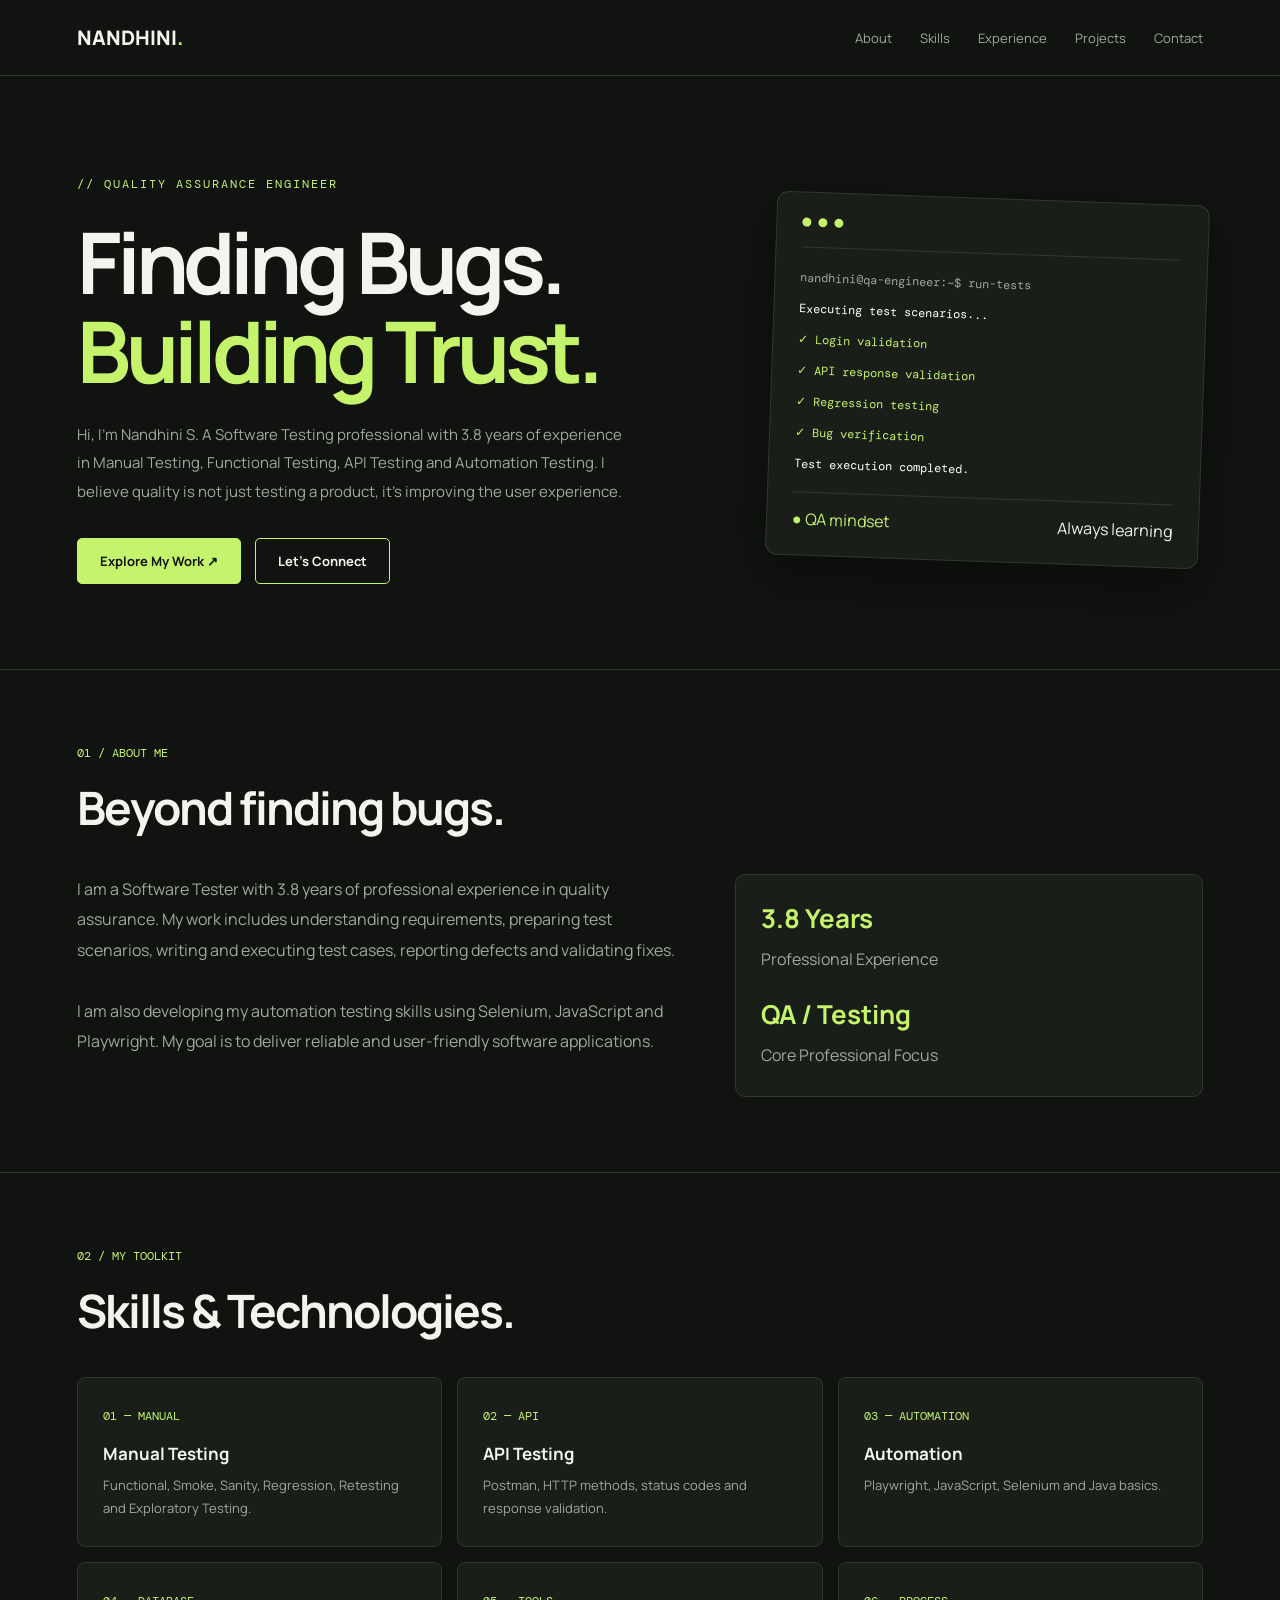
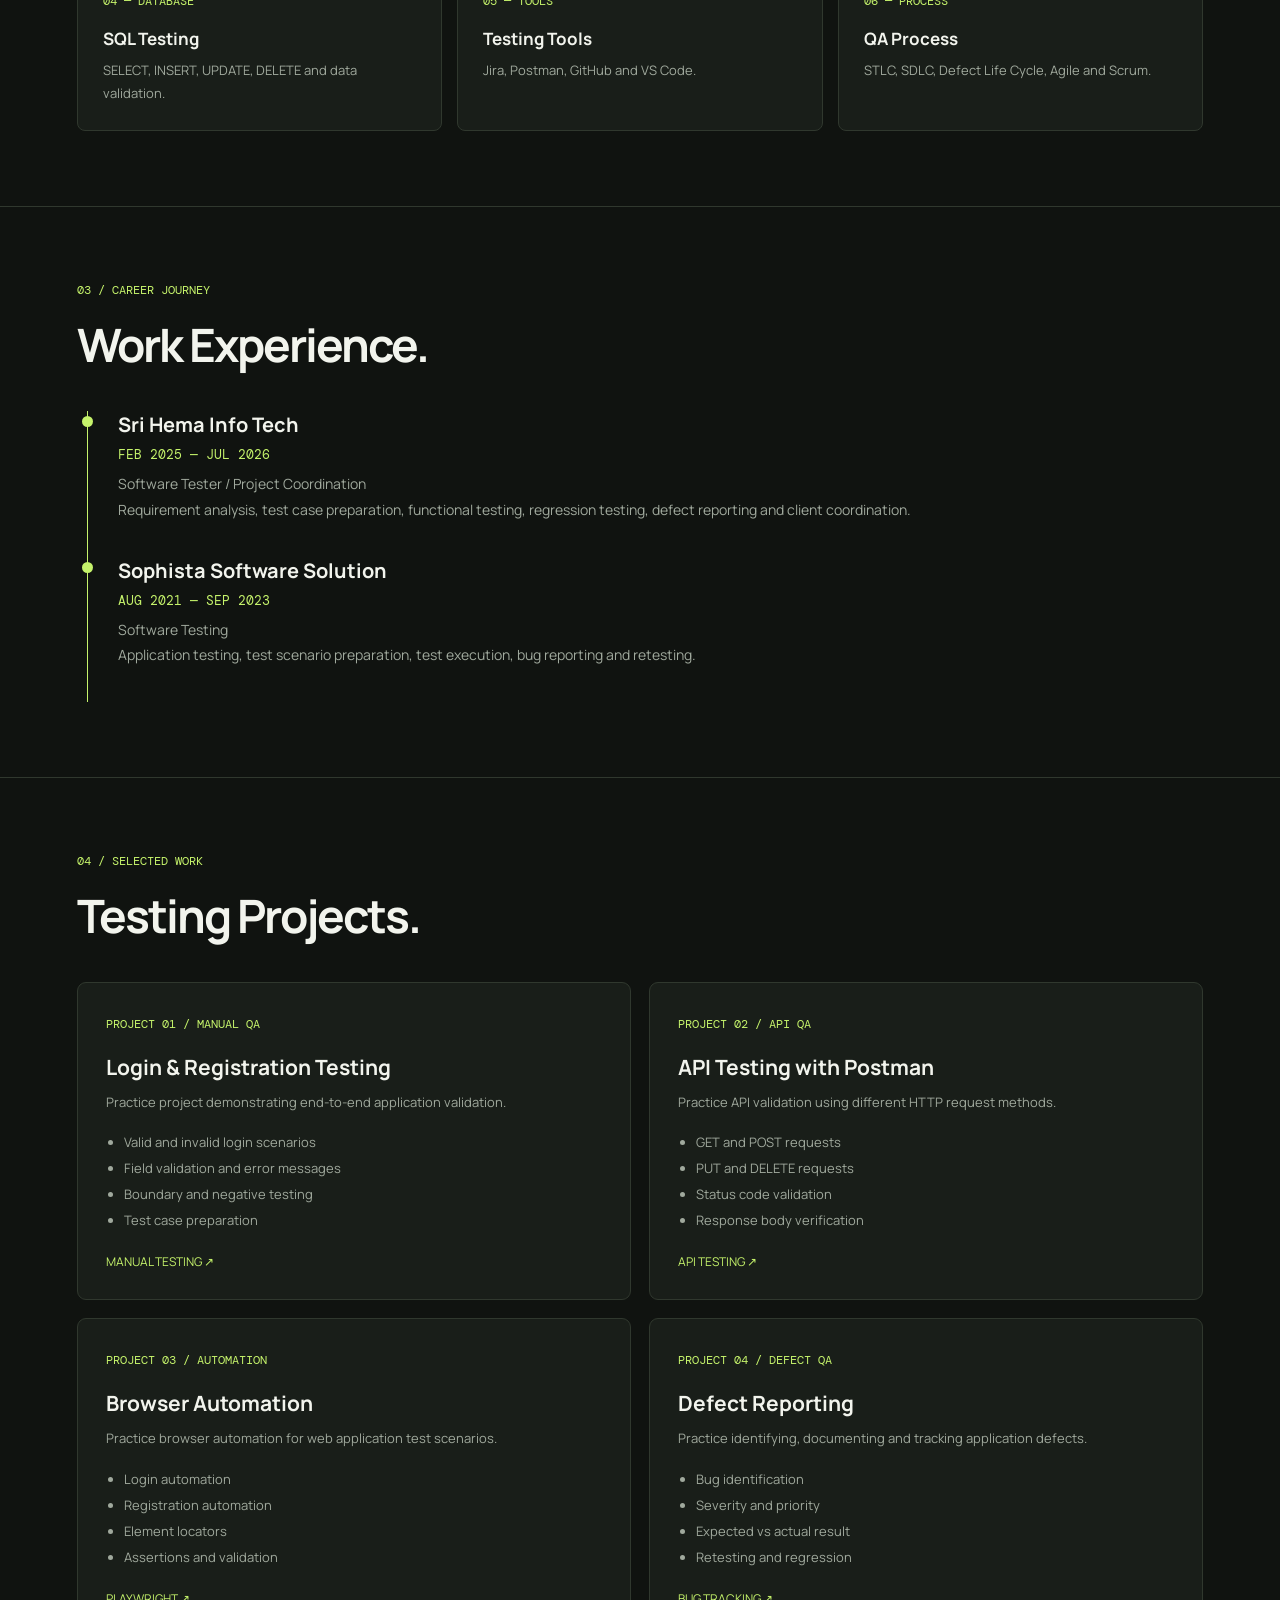
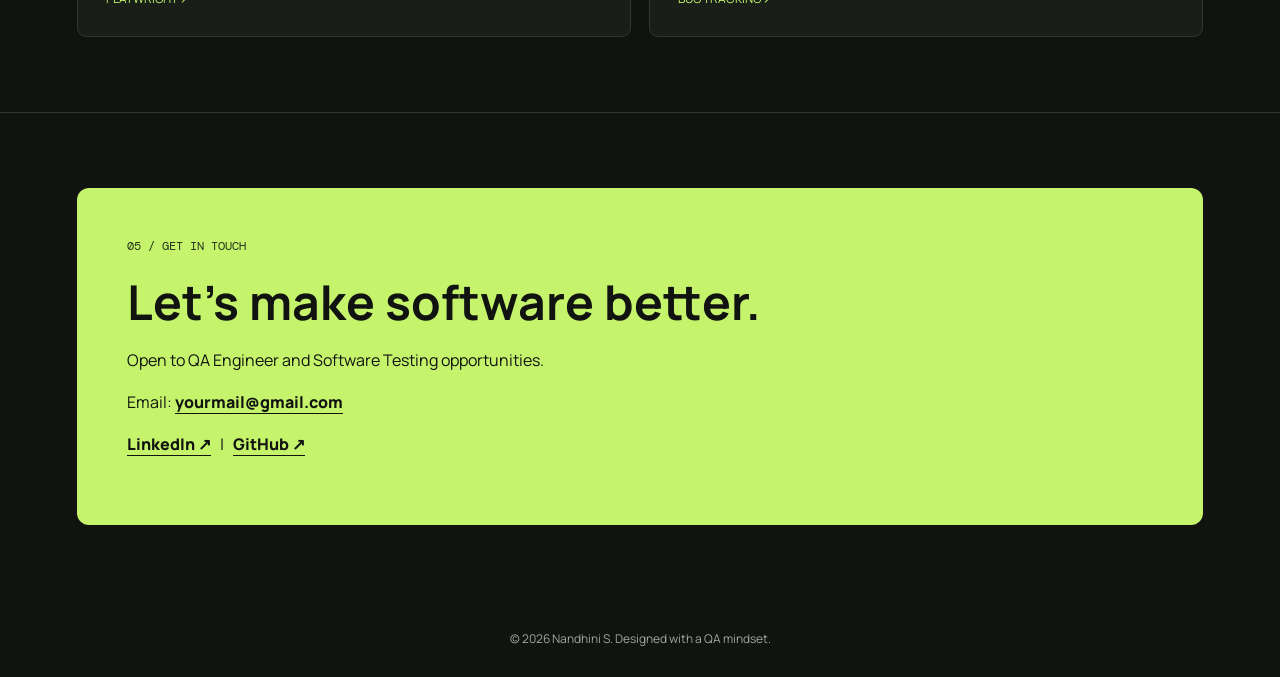
<file: index.html>
<!DOCTYPE html>
<html lang="en">
<head>
<meta charset="UTF-8">
<meta name="viewport" content="width=device-width, initial-scale=1.0">
<title>Nandhini S | QA Engineer</title>

<style>
@import url('https://fonts.googleapis.com/css2?family=DM+Mono:wght@400;500&family=Manrope:wght@400;500;600;700;800&display=swap');

:root {
    --bg: #101310;
    --panel: #191e19;
    --lime: #c5f36b;
    --white: #f2f4ed;
    --muted: #a0a99d;
    --line: #30382e;
}

* {
    margin: 0;
    padding: 0;
    box-sizing: border-box;
    scroll-behavior: smooth;
}

body {
    background: var(--bg);
    color: var(--white);
    font-family: 'Manrope', sans-serif;
}

a {
    text-decoration: none;
    color: inherit;
}

.container {
    width: 88%;
    max-width: 1200px;
    margin: auto;
}

/* NAVIGATION */

nav {
    padding: 24px 0;
    border-bottom: 1px solid var(--line);
}

.nav-content {
    display: flex;
    justify-content: space-between;
    align-items: center;
    gap: 20px;
}

.logo {
    font-size: 20px;
    font-weight: 800;
}

.logo span {
    color: var(--lime);
}

.nav-links {
    display: flex;
    gap: 28px;
    flex-wrap: wrap;
}

.nav-links a {
    color: var(--muted);
    font-size: 13px;
    transition: .3s;
}

.nav-links a:hover {
    color: var(--lime);
}

/* HERO */

.hero {
    padding: 100px 0 85px;
    display: grid;
    grid-template-columns: 1.5fr 1fr;
    gap: 45px;
    align-items: center;
}

.tag {
    color: var(--lime);
    font-family: 'DM Mono', monospace;
    font-size: 12px;
    letter-spacing: 2px;
    margin-bottom: 25px;
}

.hero h1 {
    font-size: clamp(48px, 7vw, 85px);
    line-height: 1.05;
    letter-spacing: -5px;
}

.hero h1 span {
    color: var(--lime);
}

.hero-description {
    color: var(--muted);
    max-width: 560px;
    line-height: 1.9;
    margin-top: 25px;
    font-size: 15px;
}

.buttons {
    display: flex;
    gap: 14px;
    flex-wrap: wrap;
    margin-top: 32px;
}

.btn {
    padding: 13px 22px;
    border: 1px solid var(--lime);
    border-radius: 5px;
    font-size: 13px;
    font-weight: 700;
    transition: .3s;
}

.btn.primary {
    background: var(--lime);
    color: #101310;
}

.btn:hover {
    transform: translateY(-4px);
}

.terminal {
    background: var(--panel);
    border: 1px solid var(--line);
    padding: 25px;
    border-radius: 12px;
    transform: rotate(2deg);
    box-shadow: 0 20px 50px #0005;
}

.terminal-header {
    display: flex;
    gap: 7px;
    padding-bottom: 20px;
    border-bottom: 1px solid var(--line);
    margin-bottom: 22px;
}

.dot {
    height: 9px;
    width: 9px;
    border-radius: 50%;
    background: var(--lime);
}

.terminal p {
    font-family: 'DM Mono', monospace;
    font-size: 12px;
    color: var(--muted);
    margin-bottom: 15px;
}

.terminal .success {
    color: var(--lime);
}

.terminal .command {
    color: white;
}

.status {
    display: flex;
    justify-content: space-between;
    border-top: 1px solid var(--line);
    padding-top: 15px;
    margin-top: 20px;
}

/* COMMON SECTIONS */

section:not(.hero) {
    padding: 75px 0;
    border-top: 1px solid var(--line);
}

.section-label {
    color: var(--lime);
    font-family: 'DM Mono', monospace;
    font-size: 12px;
    margin-bottom: 15px;
}

.section-heading {
    font-size: clamp(30px, 5vw, 46px);
    letter-spacing: -2px;
    margin-bottom: 35px;
}

.muted {
    color: var(--muted);
    line-height: 1.9;
}

/* ABOUT */

.about-grid {
    display: grid;
    grid-template-columns: 1.3fr 1fr;
    gap: 50px;
    align-items: start;
}

.about-box {
    background: var(--panel);
    border: 1px solid var(--line);
    padding: 25px;
    border-radius: 10px;
}

.about-box strong {
    color: var(--lime);
    display: block;
    font-size: 26px;
    margin-bottom: 8px;
}

/* SKILLS */

.skills-grid {
    display: grid;
    grid-template-columns: repeat(3, 1fr);
    gap: 15px;
}

.skill {
    background: var(--panel);
    padding: 25px;
    border: 1px solid var(--line);
    border-radius: 8px;
    transition: .3s;
}

.skill:hover, .project:hover {
    border-color: var(--lime);
    transform: translateY(-5px);
}

.skill .number {
    font-family: 'DM Mono', monospace;
    color: var(--lime);
    font-size: 12px;
}

.skill h3 {
    margin: 17px 0 9px;
    font-size: 17px;
}

.skill p {
    color: var(--muted);
    font-size: 13px;
    line-height: 1.8;
}

/* EXPERIENCE */

.timeline {
    border-left: 1px solid var(--lime);
    margin-left: 10px;
}

.job {
    padding: 0 0 35px 30px;
    position: relative;
}

.job::before {
    content: "";
    position: absolute;
    left: -6px;
    top: 5px;
    height: 11px;
    width: 11px;
    background: var(--lime);
    border-radius: 50%;
}

.job h3 {
    font-size: 20px;
}

.job small {
    color: var(--lime);
    font-family: 'DM Mono', monospace;
    display: block;
    margin: 8px 0;
}

.job p {
    color: var(--muted);
    font-size: 14px;
    line-height: 1.8;
}

/* PROJECTS */

.projects-grid {
    display: grid;
    grid-template-columns: repeat(2, 1fr);
    gap: 18px;
}

.project {
    padding: 28px;
    background: var(--panel);
    border: 1px solid var(--line);
    border-radius: 9px;
    transition: .3s;
}

.project-number {
    font-family: 'DM Mono', monospace;
    color: var(--lime);
    font-size: 12px;
}

.project h3 {
    margin: 20px 0 10px;
    font-size: 21px;
}

.project p {
    color: var(--muted);
    font-size: 13px;
    line-height: 1.8;
}

.project ul {
    color: var(--muted);
    margin: 15px 0 0 18px;
    font-size: 13px;
    line-height: 2;
}

.project-link {
    color: var(--lime);
    font-size: 12px;
    display: inline-block;
    margin-top: 20px;
}

/* CONTACT */

.contact-box {
    background: var(--lime);
    color: #101310;
    padding: 50px;
    border-radius: 12px;
}

.contact-box h2 {
    font-size: clamp(30px, 5vw, 48px);
    margin-bottom: 15px;
}

.contact-box p {
    margin-bottom: 20px;
}

.contact-box a {
    font-weight: 800;
    border-bottom: 1px solid #101310;
}

footer {
    padding: 30px 0;
    color: var(--muted);
    font-size: 12px;
    text-align: center;
}

/* MOBILE */

@media(max-width: 750px) {
    .hero, .about-grid {
        grid-template-columns: 1fr;
    }

    .hero {
        padding: 65px 0;
    }

    .hero h1 {
        letter-spacing: -2px;
    }

    .terminal {
        transform: none;
    }

    .skills-grid {
        grid-template-columns: repeat(2, 1fr);
    }

    .projects-grid {
        grid-template-columns: 1fr;
    }

    .nav-content {
        flex-direction: column;
    }

    .nav-links {
        justify-content: center;
        gap: 15px;
    }

    .contact-box {
        padding: 30px 22px;
    }
}

@media(max-width: 430px) {
    .skills-grid {
        grid-template-columns: 1fr;
    }
}
</style>
</head>

<body>

<nav>
    <div class="container nav-content">
        <div class="logo">NANDHINI<span>.</span></div>

        <div class="nav-links">
            <a href="#about">About</a>
            <a href="#skills">Skills</a>
            <a href="#experience">Experience</a>
            <a href="#projects">Projects</a>
            <a href="#contact">Contact</a>
        </div>
    </div>
</nav>

<!-- HERO -->

<div class="container">
<section class="hero">

    <div>
        <div class="tag">// QUALITY ASSURANCE ENGINEER</div>

        <h1>
            Finding Bugs.<br>
            <span>Building Trust.</span>
        </h1>

        <p class="hero-description">
            Hi, I'm Nandhini S. A Software Testing professional
            with 3.8 years of experience in Manual Testing,
            Functional Testing, API Testing and Automation Testing.
            I believe quality is not just testing a product,
            it's improving the user experience.
        </p>

        <div class="buttons">
            <a href="#projects" class="btn primary">Explore My Work ↗</a>
            <a href="#contact" class="btn">Let's Connect</a>
        </div>
    </div>

    <div class="terminal">
        <div class="terminal-header">
            <div class="dot"></div>
            <div class="dot"></div>
            <div class="dot"></div>
        </div>

        <p>nandhini@qa-engineer:~$ run-tests</p>
        <p class="command">Executing test scenarios...</p>
        <p class="success">✓ Login validation</p>
        <p class="success">✓ API response validation</p>
        <p class="success">✓ Regression testing</p>
        <p class="success">✓ Bug verification</p>
        <p class="command">Test execution completed.</p>

        <div class="status">
            <span class="success">● QA mindset</span>
            <span>Always learning</span>
        </div>
    </div>

</section>
</div>

<!-- ABOUT -->

<section id="about">
<div class="container">

    <div class="section-label">01 / ABOUT ME</div>
    <h2 class="section-heading">Beyond finding bugs.</h2>

    <div class="about-grid">

        <p class="muted">
            I am a Software Tester with 3.8 years of professional
            experience in quality assurance. My work includes
            understanding requirements, preparing test scenarios,
            writing and executing test cases, reporting defects
            and validating fixes.

            <br><br>

            I am also developing my automation testing skills
            using Selenium, JavaScript and Playwright.
            My goal is to deliver reliable and user-friendly
            software applications.
        </p>

        <div class="about-box">
            <strong>3.8 Years</strong>
            <p class="muted">Professional Experience</p>
            <br>
            <strong>QA / Testing</strong>
            <p class="muted">Core Professional Focus</p>
        </div>

    </div>
</div>
</section>

<!-- SKILLS -->

<section id="skills">
<div class="container">

    <div class="section-label">02 / MY TOOLKIT</div>
    <h2 class="section-heading">Skills & Technologies.</h2>

    <div class="skills-grid">

        <div class="skill">
            <span class="number">01 — MANUAL</span>
            <h3>Manual Testing</h3>
            <p>Functional, Smoke, Sanity, Regression, Retesting and Exploratory Testing.</p>
        </div>

        <div class="skill">
            <span class="number">02 — API</span>
            <h3>API Testing</h3>
            <p>Postman, HTTP methods, status codes and response validation.</p>
        </div>

        <div class="skill">
            <span class="number">03 — AUTOMATION</span>
            <h3>Automation</h3>
            <p>Playwright, JavaScript, Selenium and Java basics.</p>
        </div>

        <div class="skill">
            <span class="number">04 — DATABASE</span>
            <h3>SQL Testing</h3>
            <p>SELECT, INSERT, UPDATE, DELETE and data validation.</p>
        </div>

        <div class="skill">
            <span class="number">05 — TOOLS</span>
            <h3>Testing Tools</h3>
            <p>Jira, Postman, GitHub and VS Code.</p>
        </div>

        <div class="skill">
            <span class="number">06 — PROCESS</span>
            <h3>QA Process</h3>
            <p>STLC, SDLC, Defect Life Cycle, Agile and Scrum.</p>
        </div>

    </div>
</div>
</section>

<!-- EXPERIENCE -->

<section id="experience">
<div class="container">

    <div class="section-label">03 / CAREER JOURNEY</div>
    <h2 class="section-heading">Work Experience.</h2>

    <div class="timeline">

        <div class="job">
            <h3>Sri Hema Info Tech</h3>
            <small>FEB 2025 — JUL 2026</small>
            <p>Software Tester / Project Coordination</p>
            <p>Requirement analysis, test case preparation,
            functional testing, regression testing, defect reporting
            and client coordination.</p>
        </div>

        <div class="job">
            <h3>Sophista Software Solution</h3>
            <small>AUG 2021 — SEP 2023</small>
            <p>Software Testing</p>
            <p>Application testing, test scenario preparation,
            test execution, bug reporting and retesting.</p>
        </div>

    </div>
</div>
</section>

<!-- PROJECTS -->

<section id="projects">
<div class="container">

    <div class="section-label">04 / SELECTED WORK</div>
    <h2 class="section-heading">Testing Projects.</h2>

    <div class="projects-grid">

        <div class="project">
            <span class="project-number">PROJECT 01 / MANUAL QA</span>
            <h3>Login & Registration Testing</h3>
            <p>Practice project demonstrating end-to-end
            application validation.</p>
            <ul>
                <li>Valid and invalid login scenarios</li>
                <li>Field validation and error messages</li>
                <li>Boundary and negative testing</li>
                <li>Test case preparation</li>
            </ul>
            <span class="project-link">MANUAL TESTING ↗</span>
        </div>

        <div class="project">
            <span class="project-number">PROJECT 02 / API QA</span>
            <h3>API Testing with Postman</h3>
            <p>Practice API validation using different
            HTTP request methods.</p>
            <ul>
                <li>GET and POST requests</li>
                <li>PUT and DELETE requests</li>
                <li>Status code validation</li>
                <li>Response body verification</li>
            </ul>
            <span class="project-link">API TESTING ↗</span>
        </div>

        <div class="project">
            <span class="project-number">PROJECT 03 / AUTOMATION</span>
            <h3>Browser Automation</h3>
            <p>Practice browser automation for web application
            test scenarios.</p>
            <ul>
                <li>Login automation</li>
                <li>Registration automation</li>
                <li>Element locators</li>
                <li>Assertions and validation</li>
            </ul>
            <span class="project-link">PLAYWRIGHT ↗</span>
        </div>

        <div class="project">
            <span class="project-number">PROJECT 04 / DEFECT QA</span>
            <h3>Defect Reporting</h3>
            <p>Practice identifying, documenting and
            tracking application defects.</p>
            <ul>
                <li>Bug identification</li>
                <li>Severity and priority</li>
                <li>Expected vs actual result</li>
                <li>Retesting and regression</li>
            </ul>
            <span class="project-link">BUG TRACKING ↗</span>
        </div>

    </div>
</div>
</section>

<!-- CONTACT -->

<section id="contact">
<div class="container">

    <div class="contact-box">
        <div class="section-label" style="color:#25351b">
            05 / GET IN TOUCH
        </div>

        <h2>Let's make software better.</h2>

        <p>Open to QA Engineer and Software Testing opportunities.</p>

        <p>
            Email:
            <a href="mailto:yourmail@gmail.com">yourmail@gmail.com</a>
        </p>

        <p>
            <a href="https://www.linkedin.com/in/nandhinis24/"
               target="_blank">LinkedIn ↗</a>
            &nbsp; | &nbsp;
            <a href="https://github.com/nandhini26-web"
               target="_blank">GitHub ↗</a>
        </p>
    </div>

</div>
</section>

<footer>
    © 2026 Nandhini S. Designed with a QA mindset.
</footer>

<script>
    // Navigation click tracking
    const navLinks = document.querySelectorAll(".nav-links a");

    navLinks.forEach(function(link) {
        link.addEventListener("click", function() {
            console.log("Clicked section: " + link.textContent);
        });
    });

    // Welcome message
    console.log("Welcome to Nandhini's QA Portfolio!");
</script>

</body>
</html>
</file>
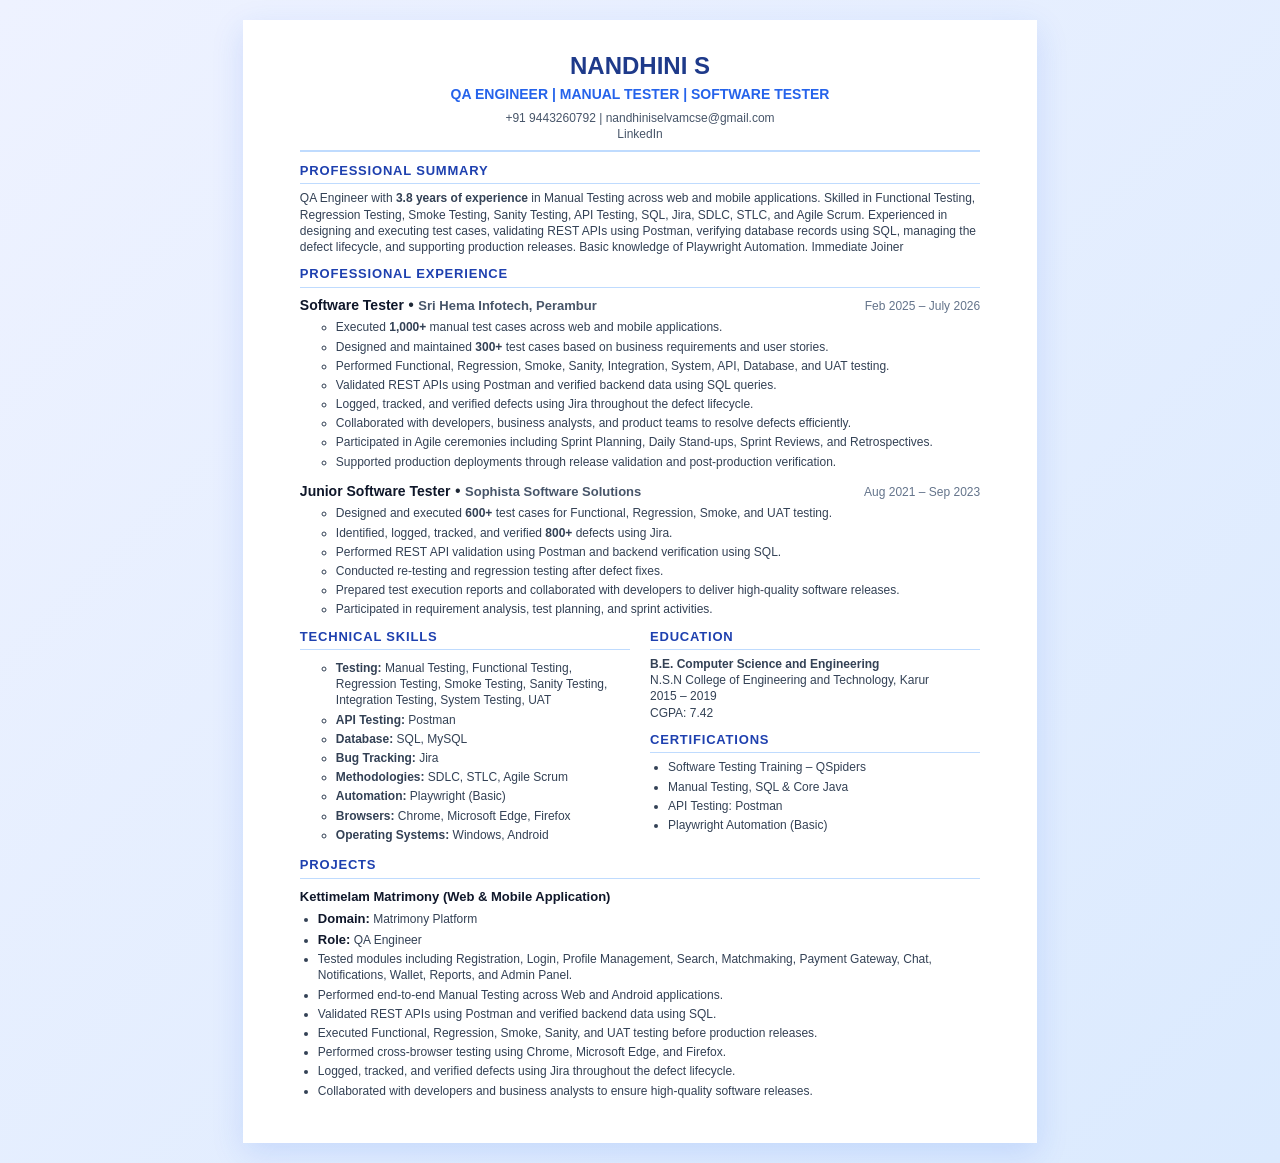
<file: Resume/NandhiniResume.html>
<!DOCTYPE html>
<html lang="en">

<head>
    <meta charset="UTF-8">
    <meta name="viewport" content="width=device-width, initial-scale=1.0">
    <title>Nandhini S - QA Engineer Resume</title>

    <style>
        * {
            margin: 0;
            padding: 0;
            box-sizing: border-box;
        }

        body {
            background: linear-gradient(135deg, #eef2ff, #dbeafe);
            font-family: "Segoe UI", Arial, sans-serif;
            color: #1f2937;
            padding: 20px;
        }

        .a4-page {
            width: 210mm;
            min-height: 297mm;
            margin: auto;
            background: #fff;
            /* Tightened padding to maximize vertical space */
            padding: 8mm 15mm;
            box-shadow: 0 10px 30px rgba(37, 99, 235, .15);
            line-height: 1.35;
        }

        .header {
            text-align: center;
            margin-bottom: 10px;
        }

        h1 {
            font-size: 24px;
            color: #1e3a8a;
            text-transform: uppercase;
            margin-bottom: 2px;
        }

        .role {
            color: #2563eb;
            font-size: 14px;
            font-weight: 600;
            text-transform: uppercase;
            margin-bottom: 6px;
        }

        .contact {
            font-size: 12px;
            color: #475569;
            border-bottom: 2px solid #bfdbfe;
            padding-bottom: 8px;
        }

        .contact a {
            color: inherit;
            text-decoration: none;
        }

        .section {
            margin-top: 10px;
        }

        .section h2 {
            color: #1e40af;
            font-size: 13px;
            text-transform: uppercase;
            border-bottom: 1px solid #bfdbfe;
            padding-bottom: 4px;
            margin-bottom: 6px;
            letter-spacing: .8px;
        }

        p,
        li {
            font-size: 12px;
            color: #334155;
        }

        .fw-medium,
        .fw-medium li {
            font-size: 12px;
            font-weight: 500;
        }

        ul {
            margin-left: 18px;
            margin-top: 4px;
        }

        li {
            margin-bottom: 3px;
        }

        .job-header {
            display: flex;
            justify-content: space-between;
            align-items: baseline;
            margin-bottom: 4px;
        }

        .job-title {
            font-size: 14px;
            font-weight: bold;
            color: #0f172a;
        }

        .company {
            color: #475569;
            font-weight: 600;
            font-size: 13px;
        }

        .date {
            color: #64748b;
            font-size: 12px;
        }

        .grid-2col {
            display: grid;
            grid-template-columns: 1fr 1fr;
            gap: 20px;
        }

        .project-item {
            margin-bottom: 6px;
        }

        .project-item strong {
            color: #0f172a;
            font-size: 13px;
        }

        .experience-item {
            margin-bottom: 10px;
        }

        @media print {
            body {
                background: #fff;
                padding: 0;
            }

            .a4-page {
                box-shadow: none;
                width: 210mm;
                min-height: 297mm;
                margin: 0;
            }
        }
    </style>
</head>

<body>

    <div class="a4-page">

        <div class="header">
            <h1>Nandhini S</h1>

            <div class="role">
                <div class="role">
                    QA Engineer | Manual Tester | Software Tester
       </div>
            </div>

            <div class="contact">
                <a href="tel:9443260792">+91 9443260792</a> |
                <a href="mailto:nandhiniselvamcse@gmail.com">nandhiniselvamcse@gmail.com</a><br>
                <a href="https://www.linkedin.com/in/nandhinis24" target="_blank">LinkedIn</a>
            </div>
        </div>

        <div class="section">
            <h2>Professional Summary</h2>
            <p class="fw-medium">
                QA Engineer with <strong>3.8 years of experience</strong> in Manual Testing across web and mobile applications. Skilled 
                in Functional Testing, Regression Testing, Smoke Testing, Sanity Testing, API Testing, SQL, Jira, SDLC, STLC, and Agile Scrum.
                 Experienced in designing and executing test cases, validating REST APIs using Postman, verifying database records using SQL, 
                 managing the defect lifecycle, and supporting production releases. Basic knowledge of Playwright Automation. Immediate Joiner
            </p>
        </div>

        <div class="section">
            <h2>Professional Experience</h2>

            <div class="experience-item">
                <div class="job-header">
                    <div>
                        <span class="job-title">Software Tester</span> •
                        <span class="company">Sri Hema Infotech, Perambur</span>
                    </div>
                    <div class="date">
                        Feb 2025 – July 2026
                    </div>
                </div>
                <ul class="fw-medium">
                  <ul class="fw-medium">
                    <li>Executed <strong>1,000+</strong> manual test cases across web and mobile applications.</li>
                    <li>Designed and maintained <strong>300+</strong> test cases based on business requirements and user stories.</li>
                    <li>Performed Functional, Regression, Smoke, Sanity, Integration, System, API, Database, and UAT testing.</li>
                    <li>Validated REST APIs using Postman and verified backend data using SQL queries.</li>
                    <li>Logged, tracked, and verified defects using Jira throughout the defect lifecycle.</li>
                    <li>Collaborated with developers, business analysts, and product teams to resolve defects efficiently.</li>
                    <li>Participated in Agile ceremonies including Sprint Planning, Daily Stand-ups, Sprint Reviews, and Retrospectives.</li>
                    <li>Supported production deployments through release validation and post-production verification.</li>
                </ul>
            </div>

            <div class="experience-item">
                <div class="job-header">
                    <div>
                        <span class="job-title">Junior Software Tester</span> •
                        <span class="company">Sophista Software Solutions</span>
                    </div>
                    <div class="date">
                        Aug 2021 – Sep 2023
                    </div>
                </div>
                <ul class="fw-medium">
                    <ul class="fw-medium">
                        <li>Designed and executed <strong>600+</strong> test cases for Functional, Regression, Smoke, and UAT testing.</li>
                        <li>Identified, logged, tracked, and verified <strong>800+</strong> defects using Jira.</li>
                        <li>Performed REST API validation using Postman and backend verification using SQL.</li>
                        <li>Conducted re-testing and regression testing after defect fixes.</li>
                         <li>Prepared test execution reports and collaborated with developers to deliver high-quality software releases.</li>
                        <li>Participated in requirement analysis, test planning, and sprint activities.</li>

                    </ul>
            </div>
        </div>

        <div class="section grid-2col">
            <div>
                <h2>Technical Skills</h2>
                <ul class="fw-medium">
                   <ul class="fw-medium">
                         <div class="section">
                          <li><strong>Testing:</strong> Manual Testing, Functional Testing, Regression Testing, Smoke Testing, Sanity Testing, Integration Testing, System Testing, UAT</li>
                           <li><strong>API Testing:</strong> Postman</li>
                            <li><strong>Database:</strong> SQL, MySQL</li>
                            <li><strong>Bug Tracking:</strong> Jira</li>
                            <li><strong>Methodologies:</strong> SDLC, STLC, Agile Scrum</li>
                           <li><strong>Automation:</strong> Playwright (Basic)</li>
                           <li><strong>Browsers:</strong> Chrome, Microsoft Edge, Firefox</li>
                            <li><strong>Operating Systems:</strong> Windows, Android</li>
 
                </ul>
            </div>

            <div>
                <h2>Education</h2>
                <p class="fw-medium" style="margin-bottom: 10px;">
                    <strong>B.E. Computer Science and Engineering</strong><br>
                    N.S.N College of Engineering and Technology, Karur <br>
                    2015 – 2019<br>
                    CGPA: 7.42
                </p>

                <h2>Certifications</h2>
                <ul class="fw-medium">
                    <li>Software Testing Training – QSpiders</li>
                    <li>Manual Testing, SQL & Core Java</li>
                    <li>API Testing: Postman</li>
                    <li>Playwright Automation (Basic)</li>
                </ul>
            </div>
        </div>

        <div class="section">
    <h2>Projects</h2>

    <div class="project-item">
        <strong>Kettimelam Matrimony (Web & Mobile Application)</strong>

        <ul class="fw-medium">
            <li><strong>Domain:</strong> Matrimony Platform</li>
            <li><strong>Role:</strong> QA Engineer</li>
            <li>Tested modules including Registration, Login, Profile Management, Search, Matchmaking, Payment Gateway, Chat, Notifications, Wallet, Reports, and Admin Panel.</li>
            <li>Performed end-to-end Manual Testing across Web and Android applications.</li>
            <li>Validated REST APIs using Postman and verified backend data using SQL.</li>
            <li>Executed Functional, Regression, Smoke, Sanity, and UAT testing before production releases.</li>
            <li>Performed cross-browser testing using Chrome, Microsoft Edge, and Firefox.</li>
            <li>Logged, tracked, and verified defects using Jira throughout the defect lifecycle.</li>
            <li>Collaborated with developers and business analysts to ensure high-quality software releases.</li>
        </ul>
            </div>
        </div>

    </div>

</body>

</html>
</file>
